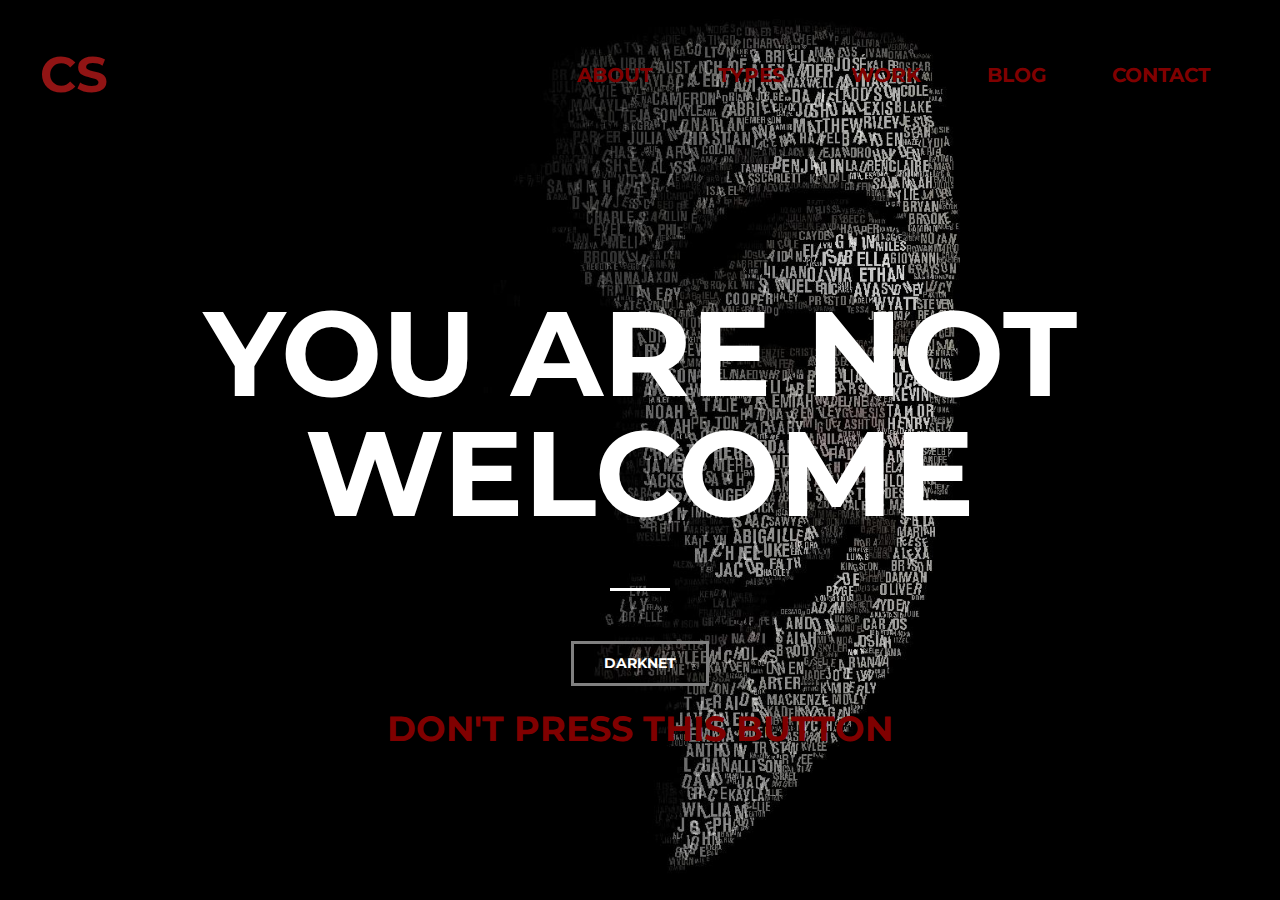
<file: index1.html>
<!DOCTYPE html>
<html lang="en">
<head>
    <meta charset="UTF-8">
    <title>Cybersecurity</title>
    <link rel="stylesheet" href="assets/css/style1.css">
    <link href="https://fonts.googleapis.com/css2?family=Kaushan+Script&family=Montserrat:wght@400;700&display=swap" rel="stylesheet">
</head>


<body>


    <header class = "header">
        <div class="container">

            <div class="header__inner">
                <div class="header__logo">CS</div>

                <nav class="nav"> 
                    <a class="nav__link" href="#">About</a>
                    <a class="nav__link" href="#">Types</a>
                    <a class="nav__link" href="#">Work</a>
                    <a class="nav__link" href="#">Blog</a>
                    <a class="nav__link" href="#">Contact</a>

                        




                </nav>
            </div>
        </div>
    </header>








<div class="intro">

    <div class="container">

        <div class="intro__inner">

           <!--<h2 class="intro__subtitle">Endterm project</h2>-->
           <h1 class="intro__title">You are not welcome</h1>

           <a class = "button" href="index3.html">darknet</a>
           <h3 class = "intro__alert">don't press this button</h3>

        </div>
    </div>
</div>


</body>


</html>
</file>
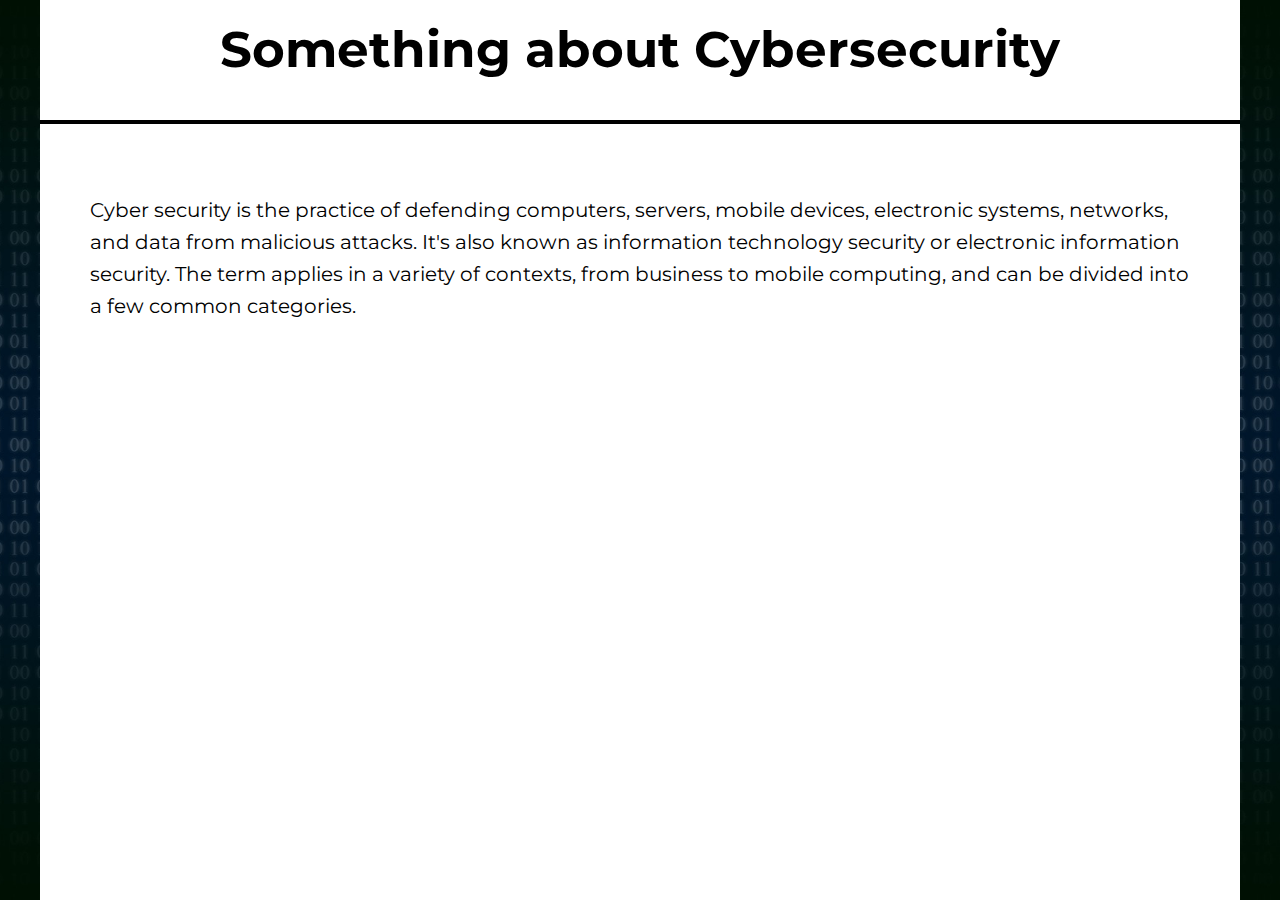
<file: index2.html>
<!DOCTYPE html>
<html lang="en">
  <head>
    <meta charset="utf-8">
    <title>About</title>
    <link rel="stylesheet" href="assets/css/style2.css">
    <link href="https://fonts.googleapis.com/css2?family=Kaushan+Script&family=Montserrat:wght@400;700&display=swap" rel="stylesheet">
  </head>
  <body>
      <div class="intro">
          <div class="container">
              <div class="intro__about">Something about Cybersecurity</div>
              <div class="intro__definition">Cyber security is the practice of defending computers, servers, mobile devices, electronic systems, networks, and data from malicious attacks. It's also known as information technology security or electronic information security. The term applies in a variety of contexts, from business to mobile computing, and can be divided into a few common categories.</div>
          </div>
      </div>

  </body>
</html>
</file>
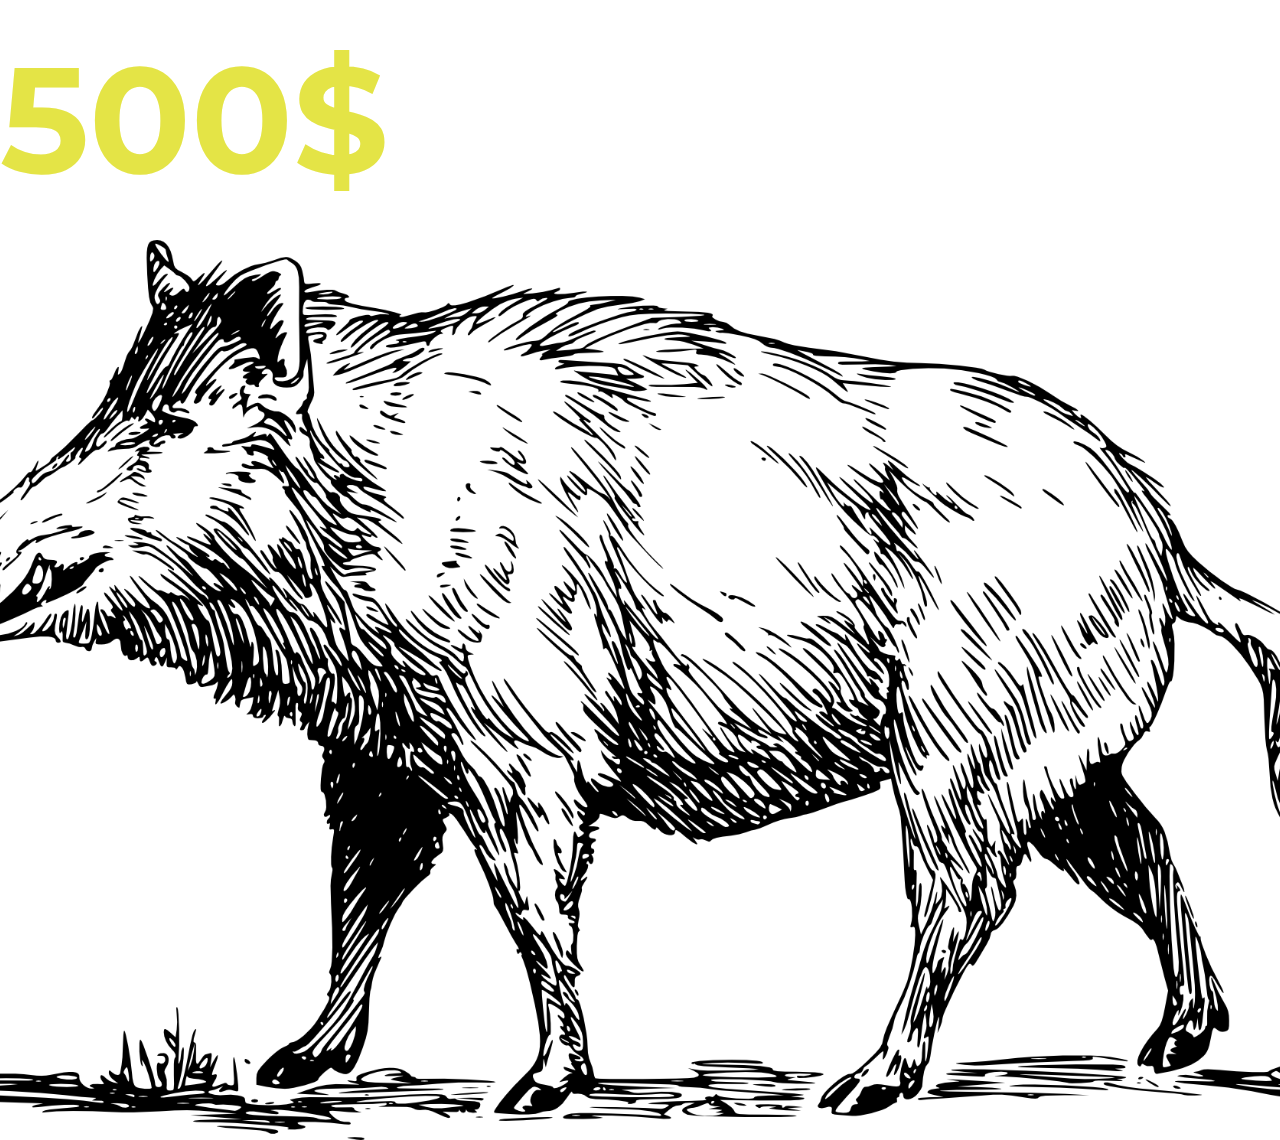
<file: index3.html>
<!DOCTYPE html>
<html lang="en">
<head>
    <meta charset="UTF-8">
    <title>Cybersecurity</title>
    <link rel="stylesheet" href="assets/css/style3.css">
    <link href="https://fonts.googleapis.com/css2?family=Kaushan+Script&family=Montserrat:wght@400;700&display=swap" rel="stylesheet">
</head>
<body>
    <h1 class="price">500$</h1>
    <div class="intro"></div>
    
</body>
</html>
</file>
<file: assets/css/style1.css>
body {
    margin: 0;
     font-family: 'Montserrat', sans-serif;
     font-size: 15px;
     line-height: 1.6;
     color: #ffffff;


}

*,
*, before,
*, after {

    box-sizing: border-box;
}


h1, h2, h3, h4, h5, h6  {
    margin: 0;
}




/* container */
.container {
    width: 100%;
    max-width: 1200px;
    margin: 0 auto;
    
}

/* intro */
.intro {
    width: 100%;
    height: 100vh;
    display: flex;
    flex-direction: column;
    justify-content: center;


    background: 
    url("../images/hacker.jpg ") center no-repeat;

    background-size: cover;

}

/*intro__inner*/
.intro__inner{
    width: 100%;
    max-width: 880px;
    margin: 0 auto;
    text-align: center;
}


/*intro__subtitle*/
/*.intro__subtitle {
    font-family: 'Kaushan Script', cursive;
    font-size: 52px;
    color: #FFFFE0;
    margin-top: 50px;
    

}*/

/* intro__title*/
.intro__title {
    font-size: 120px;
    font-weight: 700;
    text-transform: uppercase;
    
    color: white;
    line-height: 1;
    z-index: 0;
    margin-top: 150px;
}

/*intro tirle::after*/
.intro__title::after {
    content: " ";
    display: block;
    width: 60px;
    height: 3px;
    background-color: white;
    margin: 0 auto;
    margin-top: 55px;
}

/* intro__alert */
.intro__alert {
    font-size: 35px;
    font-weight: 700;
    text-transform: uppercase;
    margin-top: 15px;
    color: #800000;

}


/* header */
.header {
    width: 100%;
    padding-top: 35px;
    position: absolute;
    top: 0;
    right: 0;
    left: 0;
    z-index: 1000;
}

/* header__inner */
.header__inner {
    display: flex;
    justify-content: space-between;
    align-items: center;
    


}

/* header__logo */
.header__logo {
    font-size: 50px;
    font-weight: 700;
    color: #911414;
}

/* nav */
.nav {
    font-size: 20px;
    font-weight: 700;
    text-transform: uppercase;
}

/* nav */
.nav__link {
    display: inline-block;
    vertical-align: top;
    margin: 0 30px;
    position: relative;
    color: #800000;
    text-decoration: none;
    transition: color 0.5s linear ;
}

.nav__link::after {
    content: " ";
    display: block;
    width: 100%;
    height: 3px;
    position: absolute;
    display: block;
    opacity: 0;

    background-color: #800000;
    top: 100%;
    left: 0;
    z-index: 1;
    transition: opacity 0.4s linear;
}

.nav__link:hover {
    color: black;
    
}
.nav__link:hover::after {
    opacity: 1;
}


/* Button */
.button {
    padding: 8px 30px;
    display: inline-block;
    font-size: 14px;
    font-weight: 700;
    
    vertical-align: top;
    border: 3px solid gray;
    margin: 0 auto;
    color: white;
    text-transform: uppercase;
    text-decoration: none;
    margin-top: 50px;
    transition: color 0.5s linear ;
    transition: background-color 0.5s linear;
}

.button:hover{
    background-color: #800000;
    color: black;
}
</file>
<file: assets/css/style2.css>
body {
    margin: 0;
     font-family: 'Montserrat', sans-serif;
     font-size: 15px;
     line-height: 1.6;
     color: #ffffff;


}

*,
*, before,
*, after {

    box-sizing: border-box;
}


h1, h2, h3, h4, h5, h6  {
    margin: 0;
}




/* container */
.container {
    width: 100%;
    height: 100%;
    max-width: 1200px;
    margin: 0 auto;
    background-color: white;
    
}

.intro {
    width: 100%;
    height: 100vh;
    display: flex;
    flex-direction: column;
    justify-content: center;


    background: 
    url("../images/intro2.jpg ") center no-repeat;

    background-size: cover;
}

.intro__about {
    text-align: center;
    font-size: 50px;
    font-weight: 700;
    color: black;
    
    margin-top: 10px;

}

.intro__about::after{
    content: " ";
    display: block;
    background-color: black;
    width: 100%;
    height: 4px;
    margin-top: 30px;
    
    
}
.intro__definition {
    font-size: 20px;
    margin-left: 50px;
    margin-right: 50px;
    margin-top: 70px;
    color: black;

}
</file>
<file: assets/css/style3.css>
body {
    margin: 0;
     font-family: 'Montserrat', sans-serif;
     font-size: 15px;
     line-height: 1.6;
     color: #ffffff;


}

*,
*, before,
*, after {

    box-sizing: border-box;
}


h1, h2, h3, h4, h5, h6  {
    margin: 0;
}




/* container */
.container {
    width: 100%;
    max-width: 1200px;
    margin: 0 auto;
    
}

/* intro */
.intro {
    width: 100%;
    height: 100vh;
    display: flex;
    flex-direction: column;
    justify-content: center;


    background: 
    url("../images/pig.png ") center no-repeat;

    background-size: cover;

}

.price {
    font-size: 150px;
    font-weight: 700;
    color: rgb(228, 228, 70);
}
</file>
